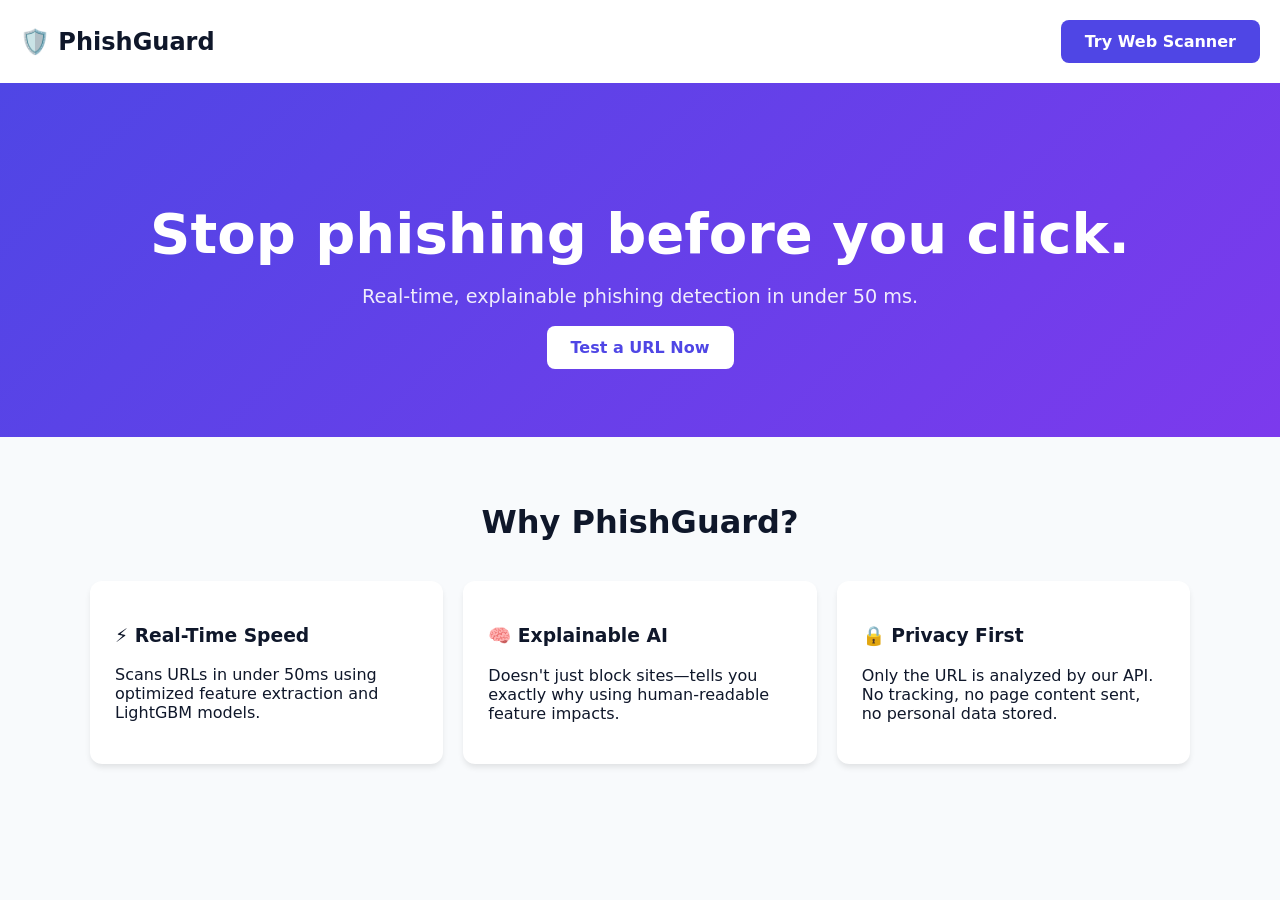
<file: website/index.html>
<!DOCTYPE html>
<html lang="en">
<head>
    <meta charset="UTF-8">
    <meta name="viewport" content="width=device-width, initial-scale=1.0">
    <title>PhishGuard | AI Phishing Detection</title>
    <link rel="stylesheet" href="style.css">
</head>
<body>
    <nav class="navbar">
        <h2 style="margin: 0;">🛡️ PhishGuard</h2>
        <a href="scanner.html" class="btn btn-primary">Try Web Scanner</a>
    </nav>
    <header class="hero">
        <h1 style="font-size: 3.5rem; margin-bottom: 10px;">Stop phishing before you click.</h1>
        <p style="font-size: 1.2rem; margin-bottom: 30px; opacity: 0.9;">Real-time, explainable phishing detection in under 50 ms.</p>
        <a href="scanner.html" class="btn">Test a URL Now</a>
    </header>
    <main class="container">
        <h2 style="text-align: center; margin-bottom: 40px; font-size: 2rem;">Why PhishGuard?</h2>
        <div class="features">
            <div class="card">
                <h3>⚡ Real-Time Speed</h3>
                <p>Scans URLs in under 50ms using optimized feature extraction and LightGBM models.</p>
            </div>
            <div class="card">
                <h3>🧠 Explainable AI</h3>
                <p>Doesn't just block sites—tells you exactly why using human-readable feature impacts.</p>
            </div>
            <div class="card">
                <h3>🔒 Privacy First</h3>
                <p>Only the URL is analyzed by our API. No tracking, no page content sent, no personal data stored.</p>
            </div>
        </div>
    </main>
</body>
</html>
</file>
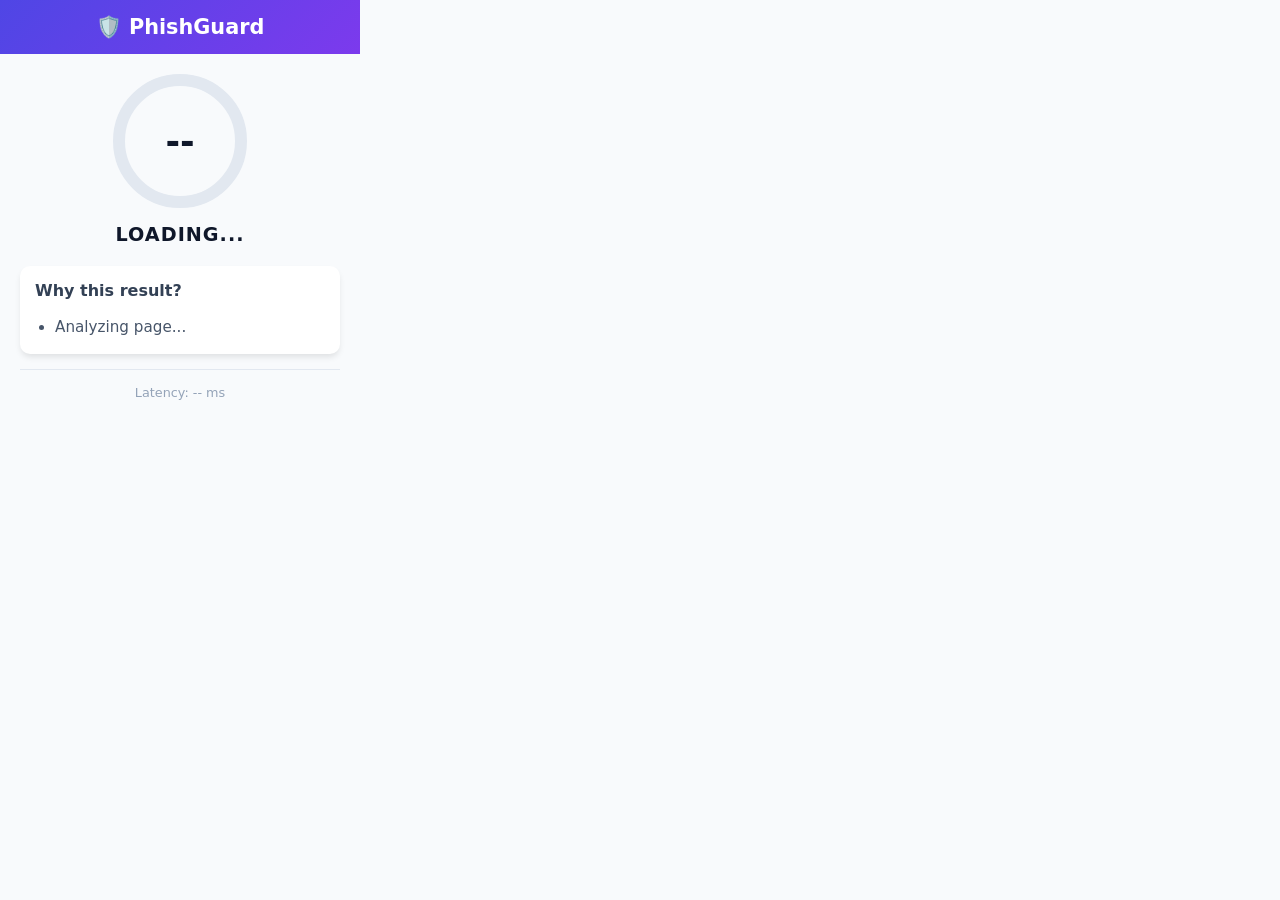
<file: extension/popup.html>
<!DOCTYPE html>
<html>
<head>
    <meta charset="utf-8">
    <style>
        body { width: 360px; font-family: 'Inter', system-ui, sans-serif; margin: 0; background: #f8fafc; color: #0f172a; }
        .header { background: linear-gradient(135deg, #4f46e5, #7c3aed); color: white; padding: 15px; text-align: center; display: flex; align-items: center; justify-content: center; gap: 10px; }
        .header h2 { margin: 0; font-size: 1.3rem; }
        .content { padding: 20px; text-align: center; }
        .gauge { width: 110px; height: 110px; border-radius: 50%; border: 12px solid #e2e8f0; margin: 0 auto 15px; display: flex; align-items: center; justify-content: center; font-size: 2.2rem; font-weight: bold; transition: 0.8s ease; }
        .gauge.safe { border-color: #10b981; color: #10b981; }
        .gauge.suspicious { border-color: #f59e0b; color: #f59e0b; }
        .gauge.phishing { border-color: #ef4444; color: #ef4444; }
        .verdict-label { font-size: 1.2rem; font-weight: 800; text-transform: uppercase; margin-bottom: 20px; letter-spacing: 1px; }
        .reasons { text-align: left; background: white; padding: 15px; border-radius: 10px; box-shadow: 0 4px 6px -1px rgba(0,0,0,0.1); margin-bottom: 15px; }
        .reasons h3 { margin-top: 0; font-size: 1rem; color: #334155; }
        ul { margin: 0; padding-left: 20px; color: #475569; font-size: 0.95rem; line-height: 1.5; }
        .footer { font-size: 0.8rem; color: #94a3b8; border-top: 1px solid #e2e8f0; padding-top: 15px; }
    </style>
</head>
<body>
    <div class="header"><h2>🛡️ PhishGuard</h2></div>
    <div class="content">
        <div id="gauge" class="gauge">--</div>
        <div id="verdict-text" class="verdict-label">Loading...</div>
        
        <div class="reasons">
            <h3>Why this result?</h3>
            <ul id="reasons-list"><li>Analyzing page...</li></ul>
        </div>
        
        <div class="footer" id="latency">Latency: -- ms</div>
    </div>
    <script src="popup.js"></script>
</body>
</html>
</file>
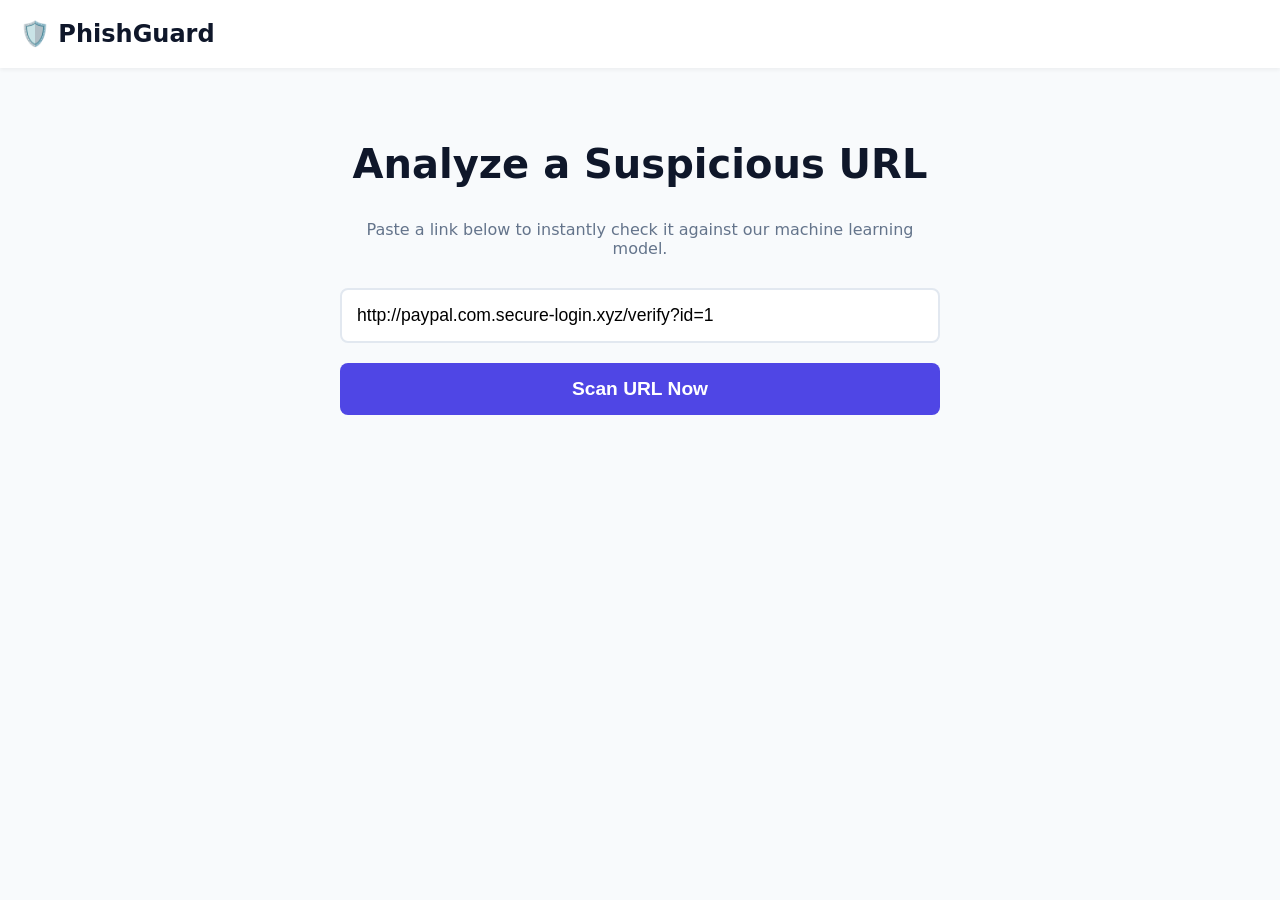
<file: website/scanner.html>
<!DOCTYPE html>
<html lang="en">
<head>
    <meta charset="UTF-8">
    <meta name="viewport" content="width=device-width, initial-scale=1.0">
    <title>PhishGuard Scanner</title>
    <link rel="stylesheet" href="style.css">
</head>
<body>
    <nav class="navbar">
        <a href="index.html" style="text-decoration: none; color: inherit;"><h2 style="margin: 0;">🛡️ PhishGuard</h2></a>
    </nav>
    <main class="container scanner-box">
        <h2 style="font-size: 2.5rem;">Analyze a Suspicious URL</h2>
        <p style="color: #64748b; margin-bottom: 30px;">Paste a link below to instantly check it against our machine learning model.</p>
        
        <input type="text" id="urlInput" placeholder="https://example.com" value="http://paypal.com.secure-login.xyz/verify?id=1">
        <button onclick="scanUrl()" class="btn btn-primary" style="width: 100%; font-size: 1.2rem; padding: 15px;">Scan URL Now</button>
        
        <div id="resultBox" class="result card">
            <div id="gauge" class="gauge">--</div>
            <h3 id="verdict" style="text-transform: uppercase; font-size: 1.5rem; margin: 15px 0;">Waiting...</h3>
            <div style="text-align: left; background: #f8fafc; padding: 15px; border-radius: 8px;">
                <h4 style="margin-top: 0; color: #334155;">Explainable AI Findings:</h4>
                <ul id="reasons" style="margin: 0; color: #475569; padding-left: 20px;"></ul>
                <p id="latency" style="margin-bottom: 0; margin-top: 15px; font-size: 0.85rem; color: #94a3b8;"></p>
            </div>
        </div>
    </main>

    <script>
        async function scanUrl() {
            const url = document.getElementById('urlInput').value;
            const resultBox = document.getElementById('resultBox');
            const gauge = document.getElementById('gauge');
            const verdict = document.getElementById('verdict');
            const reasons = document.getElementById('reasons');
            const latency = document.getElementById('latency');
            
            resultBox.style.display = 'block';
            gauge.textContent = '...';
            gauge.className = 'gauge';
            
            try {
                // Call the FastAPI server running in VS Code
                const response = await fetch('http://localhost:8000/predict', {
                    method: 'POST',
                    headers: { 'Content-Type': 'application/json' },
                    body: JSON.stringify({ url: url })
                });
                
                const data = await response.json();
                
                gauge.textContent = data.score;
                gauge.className = 'gauge ' + data.verdict;
                verdict.textContent = data.verdict;
                verdict.style.color = data.verdict === 'phishing' ? '#ef4444' : (data.verdict === 'safe' ? '#10b981' : '#f59e0b');
                
                reasons.innerHTML = data.reasons.map(r => `<li>${r}</li>`).join('');
                latency.textContent = `⚡ AI Inference Latency: ${data.latency_ms} ms`;
            } catch (error) {
                alert("Error connecting to API. Make sure your FastAPI terminal is running in VS Code.");
            }
        }
    </script>
</body>
</html>
</file>
<file: website/style.css>
:root { --primary: #4f46e5; --bg: #f8fafc; --text: #0f172a; --card: #ffffff; }
body { font-family: 'Inter', system-ui, sans-serif; margin: 0; background: var(--bg); color: var(--text); }
.navbar { padding: 20px; background: var(--card); box-shadow: 0 2px 4px rgba(0,0,0,0.05); display: flex; justify-content: space-between; align-items: center; }
.hero { text-align: center; padding: 80px 20px; background: linear-gradient(135deg, #4f46e5, #7c3aed); color: white; }
.btn { padding: 12px 24px; background: white; color: var(--primary); text-decoration: none; border-radius: 8px; font-weight: bold; border: none; cursor: pointer; transition: 0.2s; }
.btn:hover { opacity: 0.9; transform: translateY(-1px); }
.btn-primary { background: var(--primary); color: white; }
.container { max-width: 1100px; margin: 0 auto; padding: 40px 20px; }
.features { display: grid; grid-template-columns: repeat(auto-fit, minmax(300px, 1fr)); gap: 20px; }
.card { background: var(--card); padding: 25px; border-radius: 12px; box-shadow: 0 4px 6px -1px rgba(0,0,0,0.1); }
/* Scanner Specific */
.scanner-box { max-width: 600px; margin: 0 auto; text-align: center; }
input[type="text"] { width: 100%; padding: 15px; border: 2px solid #e2e8f0; border-radius: 8px; margin-bottom: 20px; font-size: 1.1rem; box-sizing: border-box; }
.result { margin-top: 30px; display: none; }
.gauge { font-size: 3rem; font-weight: bold; padding: 20px; border-radius: 50%; width: 100px; height: 100px; line-height: 100px; margin: 0 auto; border: 10px solid #e2e8f0; }
.safe { color: #10b981; border-color: #10b981; }
.phishing { color: #ef4444; border-color: #ef4444; }
.suspicious { color: #f59e0b; border-color: #f59e0b; }
</file>
